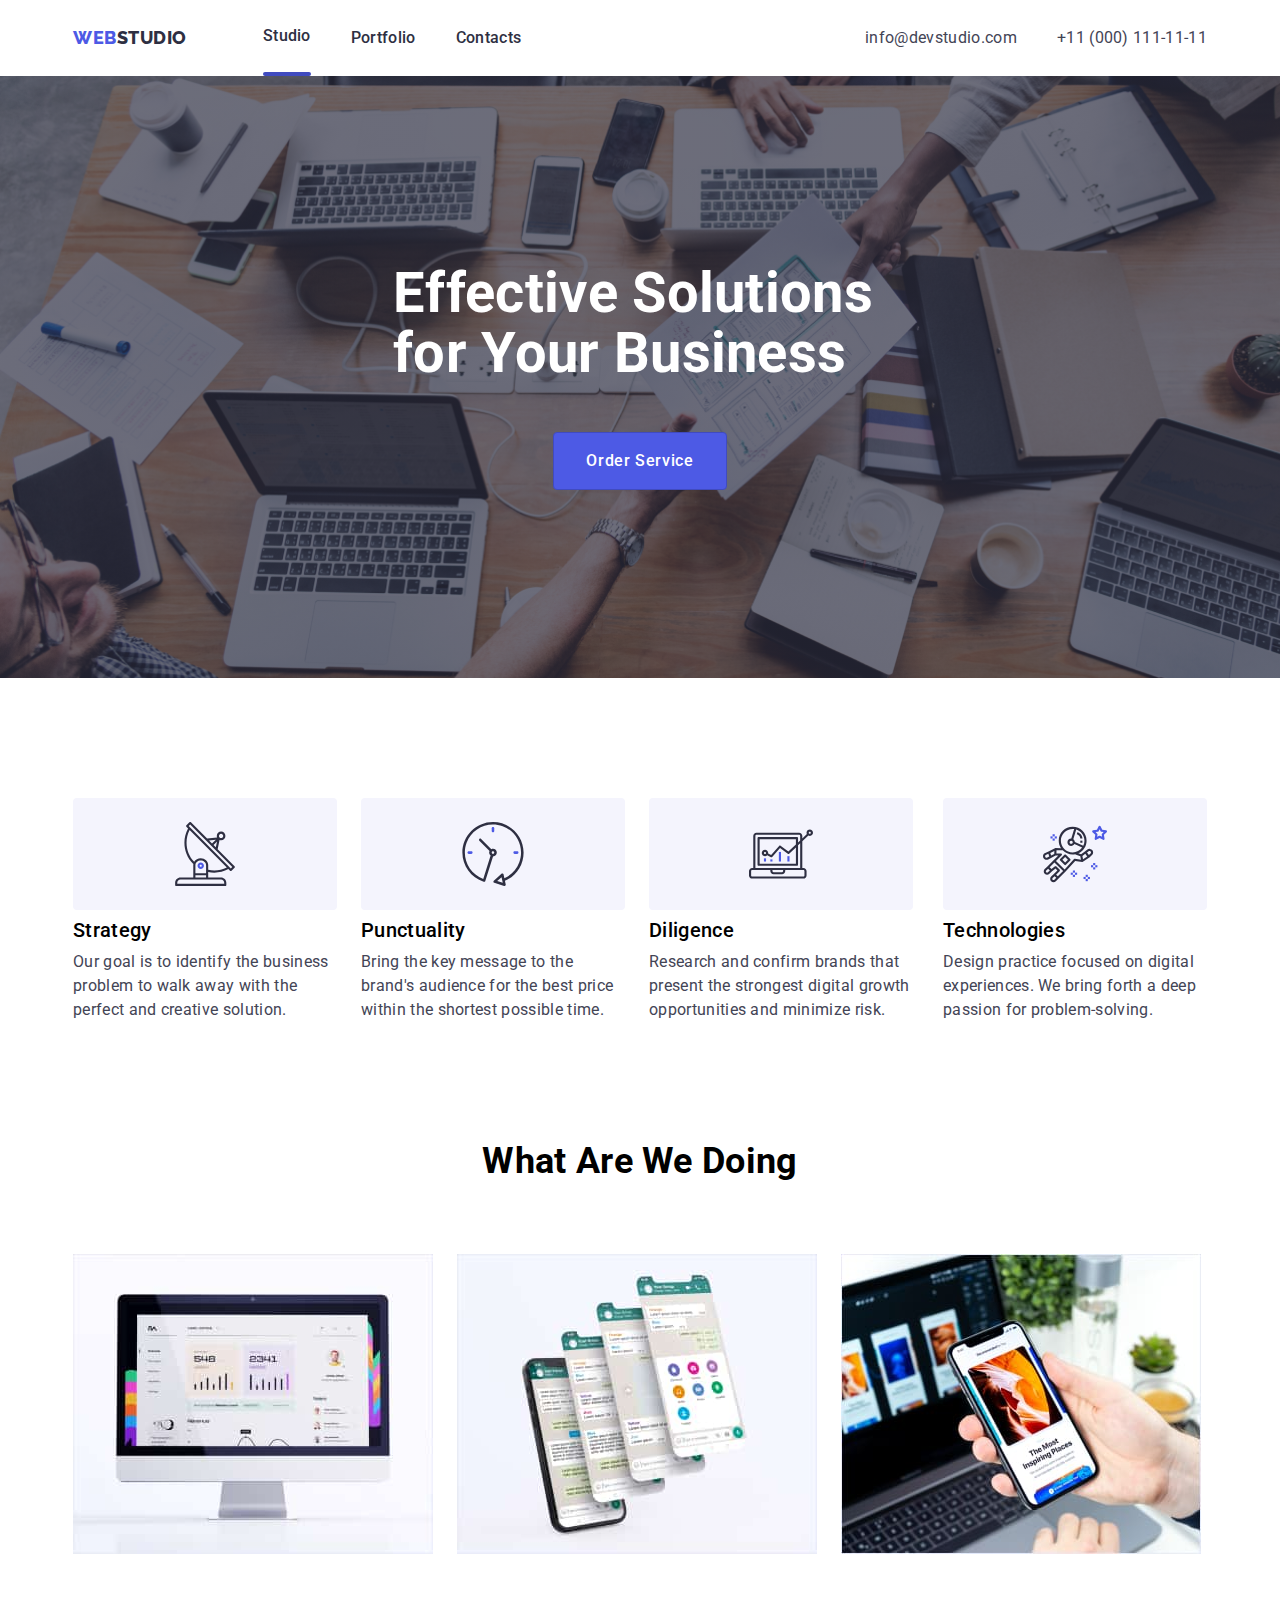
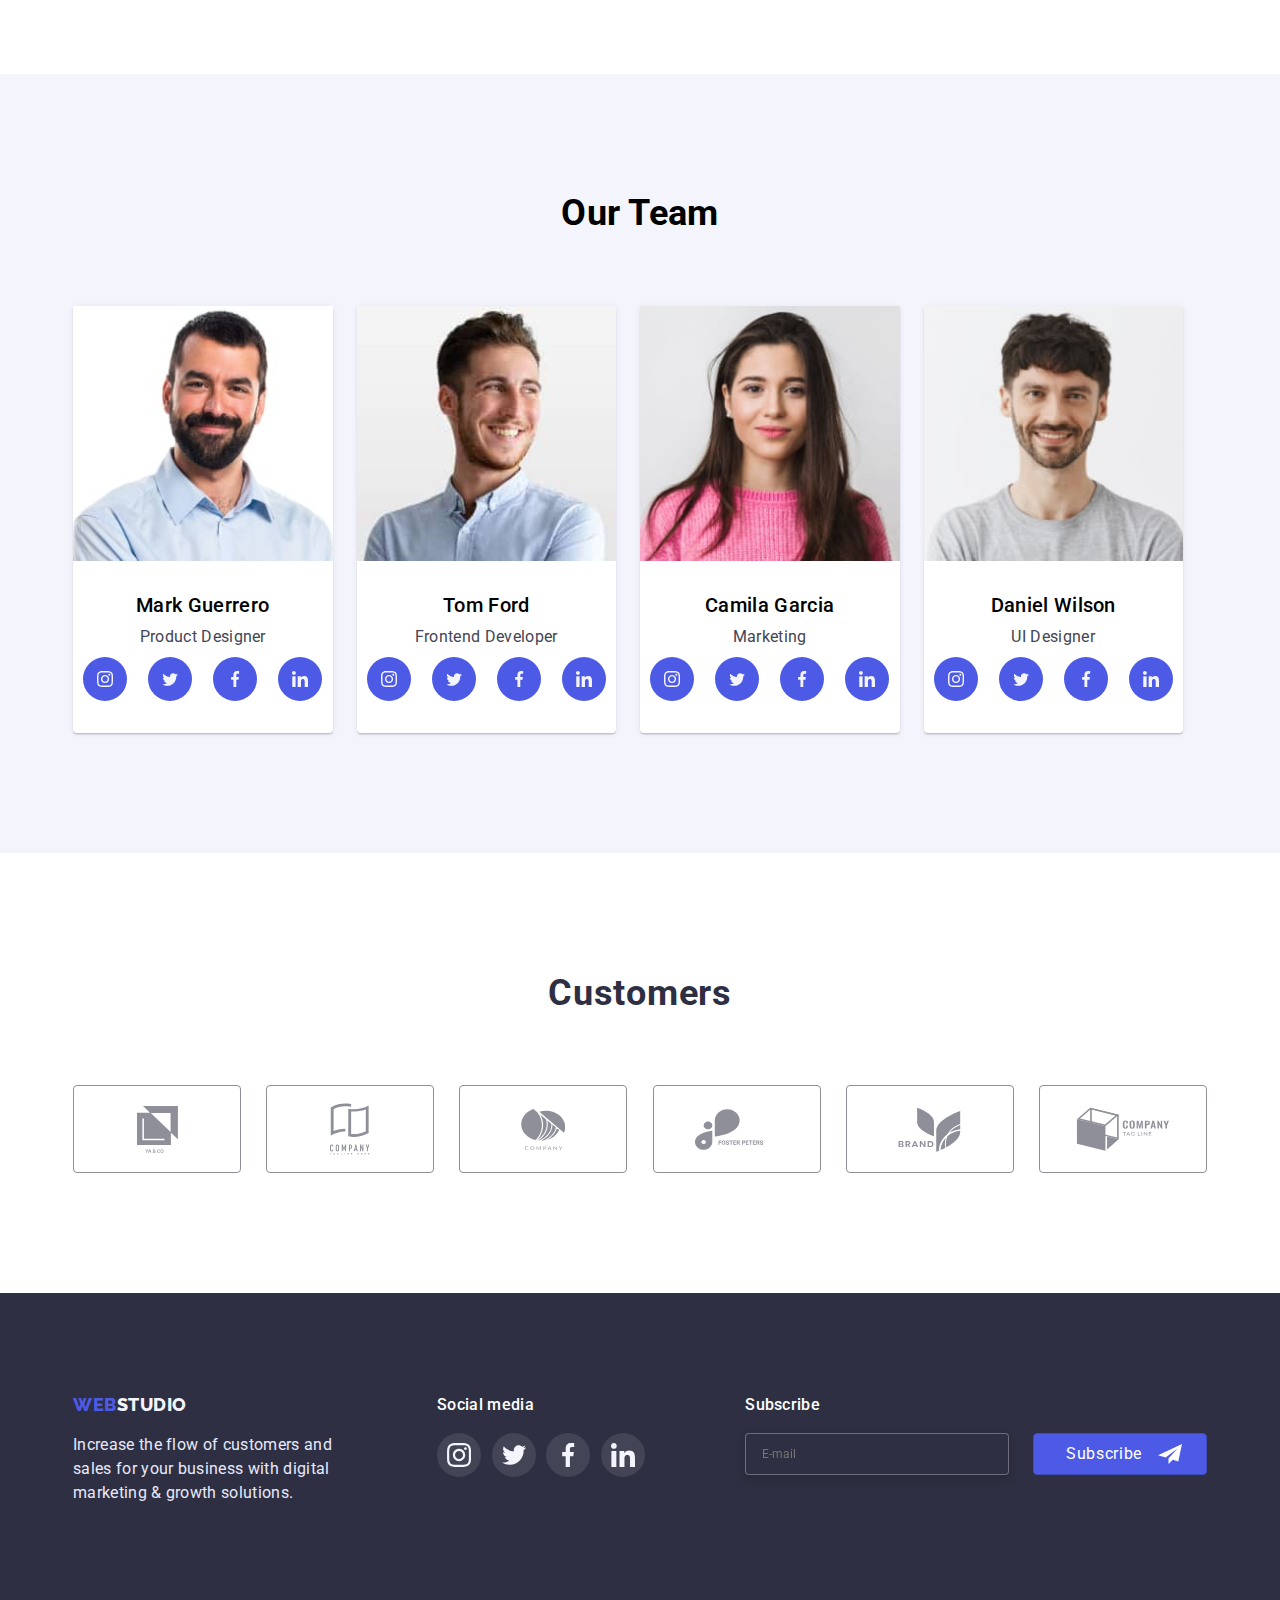
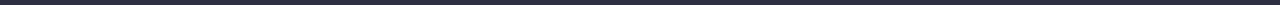
<file: index.html>
<!DOCTYPE html>
<html lang="en">
  <head>
    <meta charset="UTF-8" />
    <meta http-equiv="X-UA-Compatible" content="IE=edge" />
    <meta name="viewport" content="width=device-width, initial-scale=1.0" />
    <title>HW1</title>
    <link rel="preconnect" href="https://fonts.googleapis.com" />
    <link rel="preconnect" href="https://fonts.gstatic.com" crossorigin />
    <link
      href="https://fonts.googleapis.com/css2?family=Raleway:wght@800&family=Roboto:wght@400;500;700&display=swap"
      rel="stylesheet"
    />
    <link
      rel="stylesheet"
      href="https://cdn.jsdelivr.net/npm/modern-normalize@1.1.0/modern-normalize.min.css"
    />
    <link rel="stylesheet" href="./css/style.css" />
  </head>
  <body>
    <header class="conteiner main-header">
      <nav class="nav-header">
        <a class="logo link flex-logo" href="./index.html"
          >Web<span class="logo-two">Studio</span></a
        >

        <ul class="list list-header">
          <li class="link-header">
            <a class="menu-link link menu-link-visited" href="./index.html"
              >Studio</a
            >
          </li>
          <li class="link-header">
            <a class="menu-link link" href="./portfolio.html">Portfolio</a>
          </li>
          <li>
            <a class="menu-link link" href="">Contacts</a>
          </li>
        </ul>
      </nav>
      <ul class="list list-header">
        <li>
          <a class="contact-mail link" href="mailto:info@devstudio.com"
            >info@devstudio.com</a
          >
        </li>
        <li>
          <a class="contact-phone-number link" href="tel:+110001111111"
            >+11 (000) 111-11-11</a
          >
        </li>
      </ul>
    </header>

    <main>
      <section class="hero hero-width">
        <div class="conteiner main-hero">
          <h1 class="main-title-two">Effective Solutions for Your Business</h1>

          <button
            class="modal-button button-hero"
            type="button"
            data-modal-open
          >
            Order Service
          </button>
        </div>
      </section>

      <section class="section">
        <div class="conteiner">
          <ul class="list section-main-one">
            <!-- !H2!-LIST -->
            <li class="paragraf-main">
              <div class="icon-section-one">
                <svg Width="64" Height="64">
                  <use href="./Images/icons/symbol-defs.svg#icon-Group-7"></use>
                </svg>
              </div>
              <h3 class="main-title">Strategy</h3>
              <p class="paragraf paragraf-main-one">
                Our goal is to identify the business problem to walk away with
                the perfect and creative solution.
              </p>
            </li>
            <li class="paragraf-main">
              <div class="icon-section-one">
                <svg Width="64" Height="64">
                  <use href="./Images/icons/symbol-defs.svg#icon-clock-1"></use>
                </svg>
              </div>
              <h3 class="main-title">Punctuality</h3>
              <p class="paragraf paragraf-main-one">
                Bring the key message to the brand's audience for the best price
                within the shortest possible time.
              </p>
            </li>
            <li class="paragraf-main">
              <div class="icon-section-one">
                <svg Width="64" Height="64">
                  <use
                    href="./Images/icons/symbol-defs.svg#icon-diagram-1"
                  ></use>
                </svg>
              </div>
              <h3 class="main-title">Diligence</h3>
              <p class="paragraf paragraf-main-one">
                Research and confirm brands that present the strongest digital
                growth opportunities and minimize risk.
              </p>
            </li>
            <li>
              <div class="icon-section-one">
                <svg Width="64" Height="64">
                  <use
                    href="./Images/icons/symbol-defs.svg#icon-astronaut-1"
                  ></use>
                </svg>
              </div>
              <h3 class="main-title">Technologies</h3>
              <p class="paragraf paragraf-main-one">
                Design practice focused on digital experiences. We bring forth a
                deep passion for problem-solving.
              </p>
            </li>
          </ul>
        </div>
      </section>

      <section class="section section-dva">
        <div class="conteiner">
          <div class="photo-list-two">
            <h2 class="main-title-one">What Are We Doing</h2>
          </div>
          <ul class="list photo-list-main">
            <li class="img-list">
              <img src="./Images/Desctop.jpg" alt="Desctop" width="360" />
            </li>
            <li class="img-list">
              <img src="./Images/Phones.jpg" alt="Phones" width="360" />
            </li>
            <li>
              <img src="./Images/Phone.jpg" alt="Phone is activ" width="360" />
            </li>
          </ul>
        </div>
      </section>

      <section class="section team-group">
        <div class="conteiner">
          <h2 class="main-title-one section-tree-word">Our Team</h2>

          <ul class="list section-tree">
            <li class="section-tree-boarder">
              <img
                src="./Images/Mark.jpg"
                alt="Mark"
                width="264"
                height="260"
              />

              <div class="section-tree-paragraf">
                <h3 class="main-title-group">Mark Guerrero</h3>
                <p class="paragraf-group">Product Designer</p>
                <ul class="social-list list">
                  <li class="social-list-item">
                    <a href="" class="social-list-link">
                      <svg class="social-list-icon" Width="16" Height="16">
                        <use
                          href="./Images/icons/symbol-defs.svg#icon-instagram-2"
                        ></use>
                      </svg>
                    </a>
                  </li>
                  <li class="social-list-item">
                    <a href="" class="social-list-link">
                      <svg class="social-list-icon" Width="16" Height="13">
                        <use
                          href="./Images/icons/symbol-defs.svg#icon-Group"
                        ></use>
                      </svg>
                    </a>
                  </li>
                  <li class="social-list-item">
                    <a href="" class="social-list-link">
                      <svg class="social-list-icon" Width="16" Height="16">
                        <use
                          href="./Images/icons/symbol-defs.svg#icon-facebook-1"
                        ></use>
                      </svg>
                    </a>
                  </li>
                  <li class="social-list-item">
                    <a href="" class="social-list-link">
                      <svg class="social-list-icon" Width="16" Height="16">
                        <use
                          href="./Images/icons/symbol-defs.svg#icon-linkedin-1"
                        ></use>
                      </svg>
                    </a>
                  </li>
                </ul>
              </div>
            </li>
            <li class="section-tree-boarder">
              <img src="./Images/Tom.jpg" alt="Tom" width="264" height="260" />

              <div class="section-tree-paragraf">
                <h3 class="main-title-group">Tom Ford</h3>
                <p class="paragraf-group">Frontend Developer</p>
                <ul class="social-list list">
                  <li class="social-list-item">
                    <a href="" class="social-list-link">
                      <svg class="social-list-icon" Width="16" Height="16">
                        <use
                          href="./Images/icons/symbol-defs.svg#icon-instagram-2"
                        ></use>
                      </svg>
                    </a>
                  </li>
                  <li class="social-list-item">
                    <a href="" class="social-list-link">
                      <svg class="social-list-icon" Width="16" Height="13">
                        <use
                          href="./Images/icons/symbol-defs.svg#icon-Group"
                        ></use>
                      </svg>
                    </a>
                  </li>
                  <li class="social-list-item">
                    <a href="" class="social-list-link">
                      <svg class="social-list-icon" Width="16" Height="16">
                        <use
                          href="./Images/icons/symbol-defs.svg#icon-facebook-1"
                        ></use>
                      </svg>
                    </a>
                  </li>
                  <li class="social-list-item">
                    <a href="" class="social-list-link">
                      <svg class="social-list-icon" Width="16" Height="16">
                        <use
                          href="./Images/icons/symbol-defs.svg#icon-linkedin-1"
                        ></use>
                      </svg>
                    </a>
                  </li>
                </ul>
              </div>
            </li>
            <li class="section-tree-boarder">
              <img
                src="./Images/Camila.jpg"
                alt="Camila"
                width="264"
                height="260"
              />

              <div class="section-tree-paragraf">
                <h3 class="main-title-group">Camila Garcia</h3>
                <p class="paragraf-group">Marketing</p>
                <ul class="social-list list">
                  <li class="social-list-item">
                    <a href="" class="social-list-link">
                      <svg class="social-list-icon" Width="16" Height="16">
                        <use
                          href="./Images/icons/symbol-defs.svg#icon-instagram-2"
                        ></use>
                      </svg>
                    </a>
                  </li>
                  <li class="social-list-item">
                    <a href="" class="social-list-link">
                      <svg class="social-list-icon" Width="16" Height="13">
                        <use
                          href="./Images/icons/symbol-defs.svg#icon-Group"
                        ></use>
                      </svg>
                    </a>
                  </li>
                  <li class="social-list-item">
                    <a href="" class="social-list-link">
                      <svg class="social-list-icon" Width="16" Height="16">
                        <use
                          href="./Images/icons/symbol-defs.svg#icon-facebook-1"
                        ></use>
                      </svg>
                    </a>
                  </li>
                  <li class="social-list-item">
                    <a href="" class="social-list-link">
                      <svg class="social-list-icon" Width="16" Height="16">
                        <use
                          href="./Images/icons/symbol-defs.svg#icon-linkedin-1"
                        ></use>
                      </svg>
                    </a>
                  </li>
                </ul>
              </div>
            </li>
            <li class="section-tree-boarder">
              <img
                src="./Images/Daniel.jpg"
                alt="Daniel"
                width="264"
                height="260"
              />

              <div class="section-tree-paragraf">
                <h3 class="main-title-group">Daniel Wilson</h3>
                <p class="paragraf-group">UI Designer</p>
                <ul class="social-list list">
                  <li class="social-list-item">
                    <a href="" class="social-list-link">
                      <svg class="social-list-icon" Width="16" Height="16">
                        <use
                          href="./Images/icons/symbol-defs.svg#icon-instagram-2"
                        ></use>
                      </svg>
                    </a>
                  </li>
                  <li class="social-list-item">
                    <a href="" class="social-list-link">
                      <svg class="social-list-icon" Width="16" Height="13">
                        <use
                          href="./Images/icons/symbol-defs.svg#icon-Group"
                        ></use>
                      </svg>
                    </a>
                  </li>
                  <li class="social-list-item">
                    <a href="" class="social-list-link">
                      <svg class="social-list-icon" Width="16" Height="16">
                        <use
                          href="./Images/icons/symbol-defs.svg#icon-facebook-1"
                        ></use>
                      </svg>
                    </a>
                  </li>
                  <li class="social-list-item">
                    <a href="" class="social-list-link">
                      <svg class="social-list-icon" Width="16" Height="16">
                        <use
                          href="./Images/icons/symbol-defs.svg#icon-linkedin-1"
                        ></use>
                      </svg>
                    </a>
                  </li>
                </ul>
              </div>
            </li>
          </ul>
        </div>
      </section>

      <section class="section">
        <div class="conteiner">
          <h2 class="section-four-div">Customers</h2>
          <ul class="list section-four-list">
            <li>
              <a href="" class="section-four"
                ><svg class="section-four-icon" Width="41" Height="47">
                  <use href="./Images/icons/symbol-defs.svg#icon-group-1"></use>
                </svg>
              </a>
            </li>
            <li>
              <a href="" class="section-four"
                ><svg class="section-four-icon" Width="40" Height="52">
                  <use href="./Images/icons/symbol-defs.svg#icon-group-2"></use>
                </svg>
              </a>
            </li>
            <li>
              <a href="" class="section-four"
                ><svg class="section-four-icon" Width="44" Height="41">
                  <use href="./Images/icons/symbol-defs.svg#icon-group-3"></use>
                </svg>
              </a>
            </li>
            <li>
              <a href="" class="section-four"
                ><svg class="section-four-icon" Width="84" Height="41">
                  <use href="./Images/icons/symbol-defs.svg#icon-group-4"></use>
                </svg>
              </a>
            </li>
            <li>
              <a href="" class="section-four"
                ><svg class="section-four-icon" Width="63" Height="45">
                  <use href="./Images/icons/symbol-defs.svg#icon-group-5"></use>
                </svg>
              </a>
            </li>
            <li>
              <a href="" class="section-four"
                ><svg class="section-four-icon" Width="94" Height="44">
                  <use href="./Images/icons/symbol-defs.svg#icon-group-6"></use>
                </svg>
              </a>
            </li>
          </ul>
        </div>
      </section>
    </main>

    <footer class="sector-footer footer-main">
      <div class="conteiner footer-flex">
        <div>
          <a class="logo link" href="./index.html"
            >Web<span class="logo-one">Studio</span></a
          >

          <p class="parag-footer">
            Increase the flow of customers and sales for your business with
            digital marketing & growth solutions.
          </p>
        </div>
        <div class="div-footer">
          <p class="paragra-footer-two">Social media</p>
          <ul class="list social-footer">
            <li class="social-footer-item">
              <a href="" class="social-footer-link">
                <svg class="social-footer-icon" Width="24" Height="24">
                  <use
                    href="./Images/icons/symbol-defs.svg#icon-instagram-2"
                  ></use>
                </svg>
              </a>
            </li>
            <li class="social-footer-item">
              <a href="" class="social-footer-link">
                <svg class="social-footer-icon" Width="24" Height="20">
                  <use href="./Images/icons/symbol-defs.svg#icon-Group"></use>
                </svg>
              </a>
            </li>
            <li class="social-footer-item">
              <a href="" class="social-footer-link">
                <svg class="social-footer-icon" Width="24" Height="24">
                  <use
                    href="./Images/icons/symbol-defs.svg#icon-facebook-1"
                  ></use>
                </svg>
              </a>
            </li>
            <li class="social-footer-item">
              <a href="" class="social-footer-link">
                <svg class="social-footer-icon" Width="24" Height="24">
                  <use
                    href="./Images/icons/symbol-defs.svg#icon-linkedin-1"
                  ></use>
                </svg>
              </a>
            </li>
          </ul>
        </div>
        <div class="div-footer-two">
          <p class="paragra-footer-two">Subscribe</p>

          <form class="social-footer-two">
            <label>
              <input
                class="label-footer"
                type="email"
                name="user_email"
                placeholder="E-mail"
                required
              />
            </label>

            <button class="footer-button footer-button-svg-flex" type="submit">
              Subscribe
              <svg class="svg-footer" Width="24" Height="24">
                <use href="./Images/icons/symbol-defs.svg#icon-Frame-3"></use>
              </svg>
            </button>
          </form>
        </div>
      </div>
      <div class="backdrop is-hidden" data-modal>
        <div class="modal">
          <button type="button" class="modal-close-btn" data-modal-close>
            <svg class="modal-close-btn-icon" Width="8px" Height="8px">
              <use
                href="./Images/icons/symbol-defs.svg#icon-close-black-18dp-2-1"
              ></use>
            </svg>
          </button>
          <form class="modal-form">
            <p class="modal-form-parag">
              Leave your contacts and we will call you back
            </p>
            <label class="modal-form-field">
              <span class="modal-form-input-desc">Name</span>
              <span class="modal-form-imput-wrapper">
                <input
                  type="text"
                  name="user_name"
                  class="modal-form-input"
                  required
                  pattern="^[a-zA-z]+$"
                  minlength="2"
                />
                <svg class="modal-form-imput-icon" Width="12" Height="12">
                  <use href="./Images/icons/symbol-defs.svg#icon-Vector"></use>
                </svg>
              </span>
            </label>
            <label class="modal-form-field">
              <span class="modal-form-input-desc">Phone</span>
              <span class="modal-form-imput-wrapper">
                <input
                  type="tel"
                  name="user_phone"
                  class="modal-form-input"
                  required
                  pattern="[0-9]{3}-[0-9]{3}-[0-9]{2}-[0-9]{2}"
                  title="xxx-xxx-xx-xx"
                />
                <svg class="modal-form-imput-icon" Width="13" Height="13">
                  <use
                    href="./Images/icons/symbol-defs.svg#icon-Vector-1"
                  ></use>
                </svg>
              </span>
            </label>
            <label class="modal-form-field">
              <span class="modal-form-input-desc">Email</span>
              <span class="modal-form-imput-wrapper">
                <input
                  type="email"
                  name="user_email"
                  class="modal-form-input"
                  required
                />
                <svg class="modal-form-imput-icon" Width="15" Height="12">
                  <use
                    href="./Images/icons/symbol-defs.svg#icon-Vector-2"
                  ></use>
                </svg>
              </span>
            </label>
            <label class="modal-form-field">
              <span class="modal-form-input-desc">Comment</span>
              <textarea
                name="user_message"
                class="modal-form-message"
                placeholder="Text input"
              ></textarea>
            </label>

            <div class="block-modal-form-check">
              <input
                id="user-policy"
                type="checkbox"
                name="user-policy"
                class="modal-form-chek visually-hidden"
              />
              <label for="user-policy" class="modal-form-chek-desc"
                >I accept the terms and conditions of the&nbsp;<a
                  class="send-form-modal"
                  href=""
                  >Privacy Policy</a
                ></label
              >
            </div>
            <div class="block-modal-form-submit">
              <button type="submit" class="modal-form-submit">Send</button>
            </div>
          </form>
        </div>
      </div>
    </footer>
    <script src="./js/modal.js"></script>
  </body>
</html>
</file>
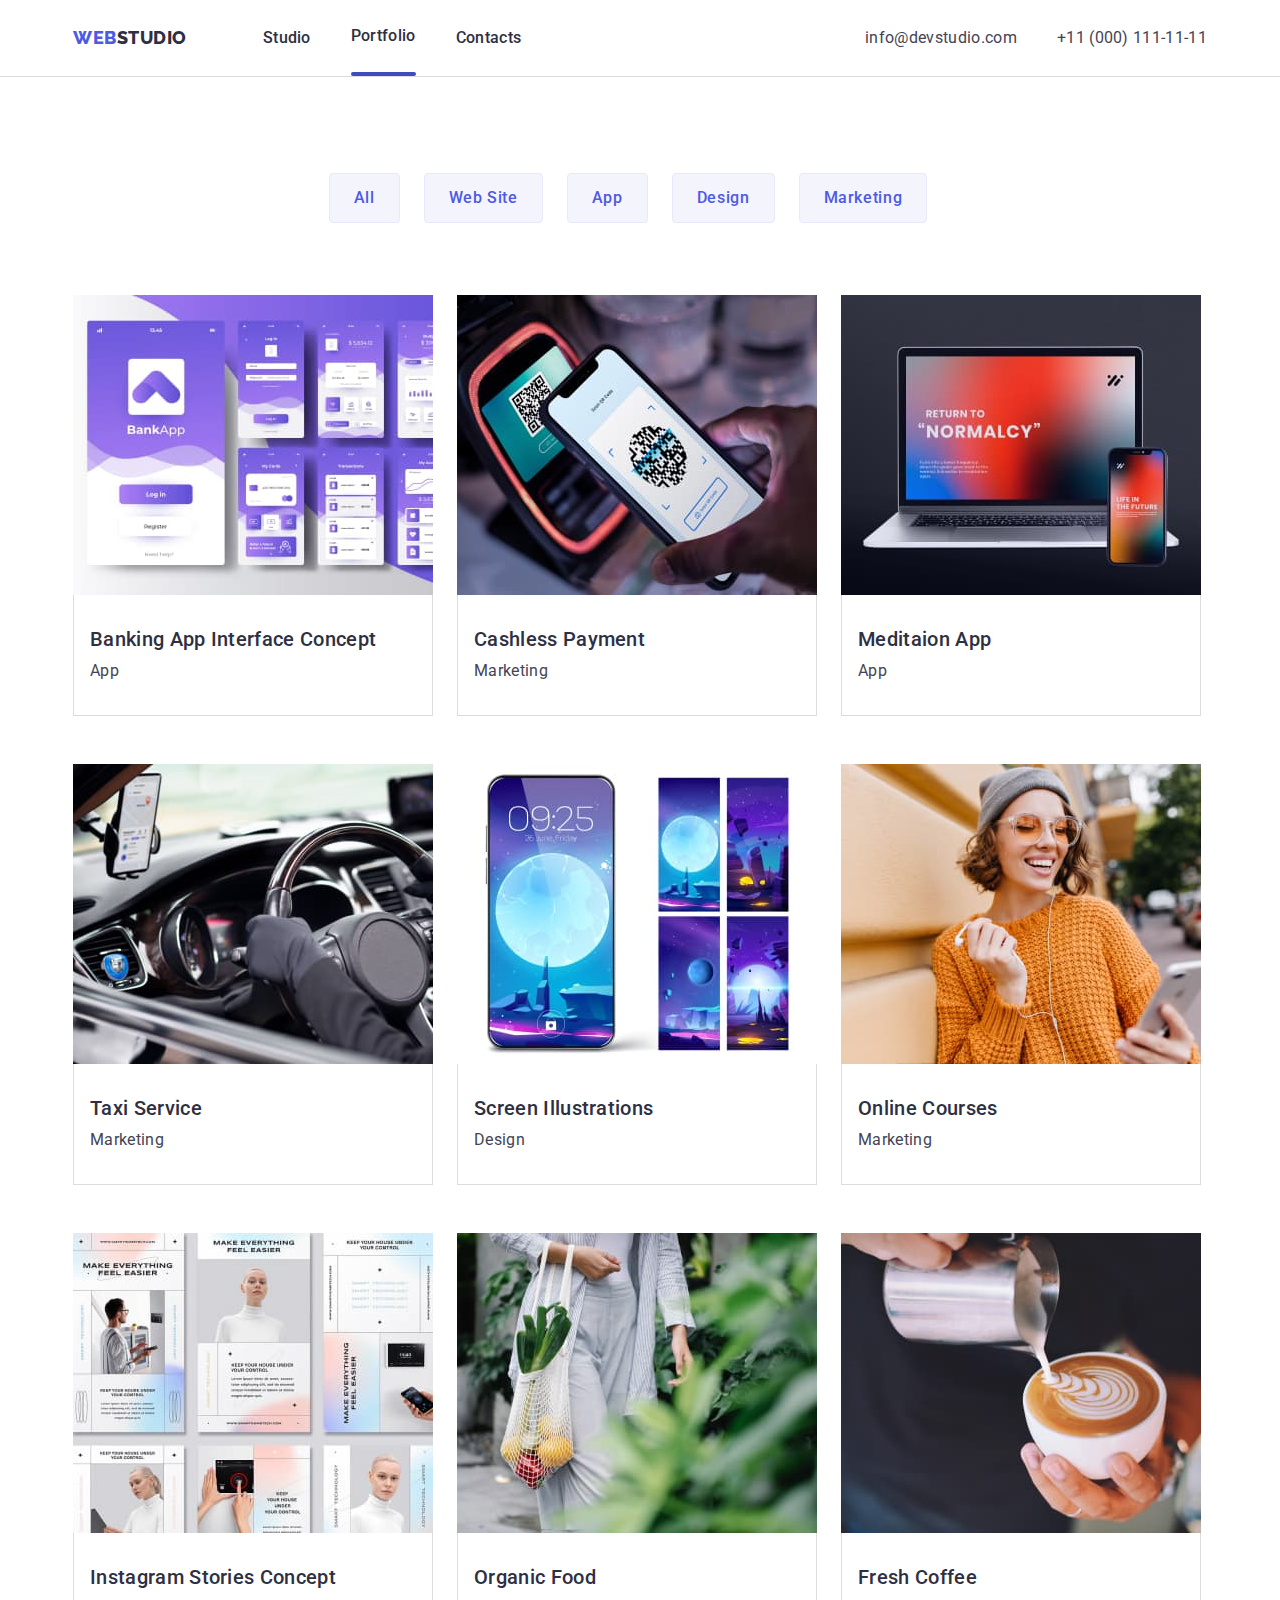
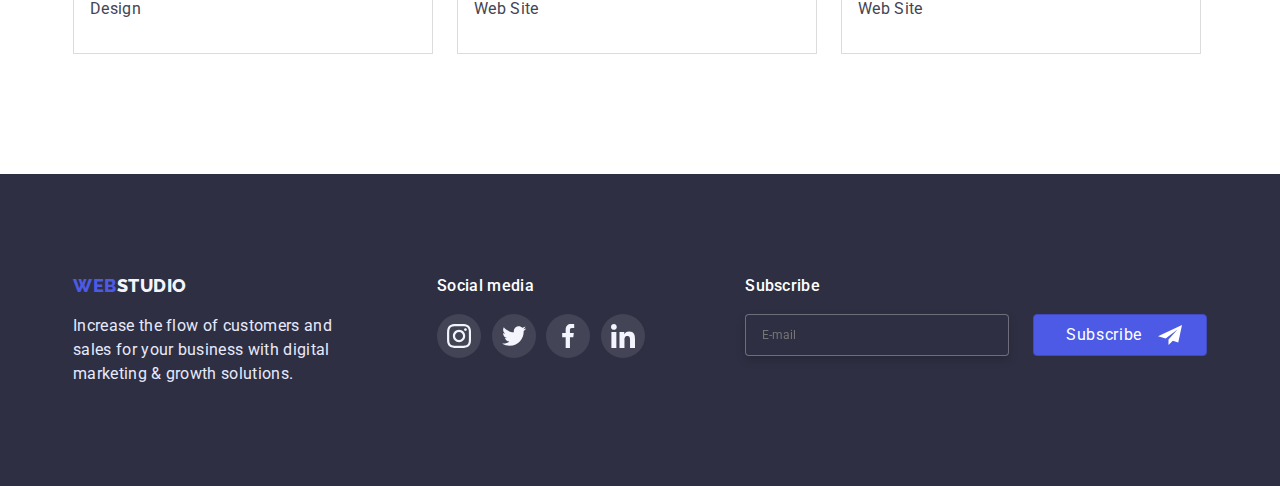
<file: portfolio.html>
<!DOCTYPE html>
<html lang="en">
  <head>
    <meta charset="UTF-8" />
    <meta http-equiv="X-UA-Compatible" content="IE=edge" />
    <meta name="viewport" content="width=device-width, initial-scale=1.0" />
    <link rel="preconnect" href="https://fonts.googleapis.com" />
    <link rel="preconnect" href="https://fonts.gstatic.com" crossorigin />
    <link
      href="https://fonts.googleapis.com/css2?family=Raleway:wght@800&family=Roboto:wght@400;500;700&display=swap"
      rel="stylesheet"
    />
    <link
      rel="stylesheet"
      href="https://cdn.jsdelivr.net/npm/modern-normalize@1.1.0/modern-normalize.min.css"
    />
    <link rel="stylesheet" href="./css/style.css" />
    <title>HW2</title>
  </head>
  <body>
    <section class="header-boarder">
      <header class="conteiner main-header">
        <nav class="nav-header">
          <a class="logo link flex-logo" href="./index.html"
            >Web<span class="logo-two">Studio</span></a
          >

          <ul class="list list-header">
            <li class="link-header">
              <a class="menu-link link" href="./index.html">Studio</a>
            </li>
            <li class="link-header">
              <a
                class="menu-link link menu-link-visited"
                href="./portfolio.html"
                >Portfolio</a
              >
            </li>
            <li>
              <a class="menu-link link" href="">Contacts</a>
            </li>
          </ul>
        </nav>
        <ul class="list list-header">
          <li>
            <a class="contact-mail link" href="mailto:info@devstudio.com"
              >info@devstudio.com</a
            >
          </li>
          <li>
            <a class="contact-phone-number link" href="tel:+110001111111"
              >+11 (000) 111-11-11</a
            >
          </li>
        </ul>
      </header>
    </section>

    <main>
      <section class="section section-portfolio">
        <div class="conteiner">
          <!-- <h1>Списки</h1> -->

          <ul class="list list-button">
            <li>
              <button class="btn" type="button">All</button>
            </li>
            <li><button class="btn" type="button">Web Site</button></li>
            <li><button class="btn" type="button">App</button></li>
            <li><button class="btn" type="button">Design</button></li>
            <li><button class="btn" type="button">Marketing</button></li>
          </ul>

          <ul class="list card-set">
            <li class="portfolio-item-main">
              <a href="" class="portfolio-item link">
                <div class="overlay-img">
                  <img
                    src="./Images/img2.jpg"
                    alt="App"
                    width="360"
                    height="300"
                  />
                  <p class="overlay">
                    14 Stylish and User-Friendly App Design Concepts · Task
                    Manager App · Calorie Tracker App · Exotic Fruit Ecommerce
                    App · Cloud Storage App
                  </p>
                </div>
                <div class="card-content">
                  <h2 class="title-one">Banking App Interface Concept</h2>
                  <p class="paragraf-portfolio">App</p>
                </div></a
              >
            </li>
            <li class="portfolio-item-main">
              <a href="" class="portfolio-item link">
                <div class="overlay-img">
                  <img
                    src="./Images/img1.jpg"
                    alt="App"
                    width="360"
                    height="300"
                  />
                  <p class="overlay">
                    14 Stylish and User-Friendly App Design Concepts · Task
                    Manager App · Calorie Tracker App · Exotic Fruit Ecommerce
                    App · Cloud Storage App
                  </p>
                </div>
                <div class="card-content">
                  <h2 class="title-one">Cashless Payment</h2>
                  <p class="paragraf-portfolio">Marketing</p>
                </div></a
              >
            </li>
            <li class="portfolio-item-main">
              <a href="" class="portfolio-item link">
                <div class="overlay-img">
                  <img
                    src="./Images/img.jpg"
                    alt="App"
                    width="360"
                    height="300"
                  />
                  <p class="overlay">
                    14 Stylish and User-Friendly App Design Concepts · Task
                    Manager App · Calorie Tracker App · Exotic Fruit Ecommerce
                    App · Cloud Storage App
                  </p>
                </div>
                <div class="card-content">
                  <h2 class="title-one">Meditaion App</h2>
                  <p class="paragraf-portfolio">App</p>
                </div></a
              >
            </li>

            <li class="portfolio-item-main">
              <a href="" class="portfolio-item link">
                <div class="overlay-img">
                  <img
                    src="./Images/img3.jpg"
                    alt="App"
                    width="360"
                    height="300"
                  />
                  <p class="overlay">
                    14 Stylish and User-Friendly App Design Concepts · Task
                    Manager App · Calorie Tracker App · Exotic Fruit Ecommerce
                    App · Cloud Storage App
                  </p>
                </div>

                <div class="card-content">
                  <h2 class="title-one">Taxi Service</h2>
                  <p class="paragraf-portfolio">Marketing</p>
                </div></a
              >
            </li>
            <li class="portfolio-item-main">
              <a href="" class="portfolio-item link">
                <div class="overlay-img">
                  <img
                    src="./Images/img4.jpg"
                    alt="App"
                    width="360"
                    height="300"
                  />
                  <p class="overlay">
                    14 Stylish and User-Friendly App Design Concepts · Task
                    Manager App · Calorie Tracker App · Exotic Fruit Ecommerce
                    App · Cloud Storage App
                  </p>
                </div>
                <div class="card-content">
                  <h2 class="title-one">Screen Illustrations</h2>
                  <p class="paragraf-portfolio">Design</p>
                </div></a
              >
            </li>
            <li class="portfolio-item-main">
              <a href="" class="portfolio-item link">
                <div class="overlay-img">
                  <img
                    src="./Images/img5.jpg"
                    alt="App"
                    width="360"
                    height="300"
                  />
                  <p class="overlay">
                    14 Stylish and User-Friendly App Design Concepts · Task
                    Manager App · Calorie Tracker App · Exotic Fruit Ecommerce
                    App · Cloud Storage App
                  </p>
                </div>
                <div class="card-content">
                  <h2 class="title-one">Online Courses</h2>
                  <p class="paragraf-portfolio">Marketing</p>
                </div></a
              >
            </li>

            <li class="portfolio-item-main">
              <a href="" class="portfolio-item link">
                <div class="overlay-img">
                  <img
                    src="./Images/img6.jpg"
                    alt="App"
                    width="360"
                    height="300"
                  />
                  <p class="overlay">
                    14 Stylish and User-Friendly App Design Concepts · Task
                    Manager App · Calorie Tracker App · Exotic Fruit Ecommerce
                    App · Cloud Storage App
                  </p>
                </div>
                <div class="card-content">
                  <h2 class="title-one">Instagram Stories Concept</h2>
                  <p class="paragraf-portfolio">Design</p>
                </div></a
              >
            </li>

            <li class="portfolio-item-main">
              <a href="" class="portfolio-item link">
                <div class="overlay-img">
                  <img
                    src="./Images/img7.jpg"
                    alt="App"
                    width="360"
                    height="300"
                  />
                  <p class="overlay">
                    14 Stylish and User-Friendly App Design Concepts · Task
                    Manager App · Calorie Tracker App · Exotic Fruit Ecommerce
                    App · Cloud Storage App
                  </p>
                </div>

                <div class="card-content">
                  <h2 class="title-one">Organic Food</h2>
                  <p class="paragraf-portfolio">Web Site</p>
                </div>
              </a>
            </li>
            <li class="portfolio-item-main">
              <a href="" class="portfolio-item link">
                <div class="overlay-img">
                  <img
                    src="./Images/img8.jpg"
                    alt="App"
                    width="360"
                    height="300"
                  />
                  <p class="overlay">
                    14 Stylish and User-Friendly App Design Concepts · Task
                    Manager App · Calorie Tracker App · Exotic Fruit Ecommerce
                    App · Cloud Storage App
                  </p>
                </div>

                <div class="card-content">
                  <h2 class="title-one">Fresh Coffee</h2>
                  <p class="paragraf-portfolio">Web Site</p>
                </div>
              </a>
            </li>
          </ul>
        </div>
      </section>
    </main>

    <footer class="sector-footer footer-main">
      <div class="conteiner footer-flex">
        <div>
          <a class="logo link" href="./index.html"
            >Web<span class="logo-one">Studio</span></a
          >

          <p class="parag-footer">
            Increase the flow of customers and sales for your business with
            digital marketing & growth solutions.
          </p>
        </div>
        <div class="div-footer">
          <p class="paragra-footer-two">Social media</p>
          <ul class="list social-footer">
            <li class="social-footer-item">
              <a href="" class="social-footer-link">
                <svg class="social-footer-icon" Width="24" Height="24">
                  <use
                    href="./Images/icons/symbol-defs.svg#icon-instagram-2"
                  ></use>
                </svg>
              </a>
            </li>
            <li class="social-footer-item">
              <a href="" class="social-footer-link">
                <svg class="social-footer-icon" Width="24" Height="20">
                  <use href="./Images/icons/symbol-defs.svg#icon-Group"></use>
                </svg>
              </a>
            </li>
            <li class="social-footer-item">
              <a href="" class="social-footer-link">
                <svg class="social-footer-icon" Width="24" Height="24">
                  <use
                    href="./Images/icons/symbol-defs.svg#icon-facebook-1"
                  ></use>
                </svg>
              </a>
            </li>
            <li class="social-footer-item">
              <a href="" class="social-footer-link">
                <svg class="social-footer-icon" Width="24" Height="24">
                  <use
                    href="./Images/icons/symbol-defs.svg#icon-linkedin-1"
                  ></use>
                </svg>
              </a>
            </li>
          </ul>
        </div>
        <div class="div-footer-two">
          <p class="paragra-footer-two">Subscribe</p>

          <form class="social-footer-two">
            <label>
              <input
                class="label-footer"
                type="email"
                name="user_email"
                placeholder="E-mail"
                required
              />
            </label>

            <button class="footer-button footer-button-svg-flex" type="submit">
              Subscribe
              <svg class="svg-footer" Width="24" Height="24">
                <use href="./Images/icons/symbol-defs.svg#icon-Frame-3"></use>
              </svg>
            </button>
          </form>
        </div>
      </div>
    </footer>
  </body>
</html>
</file>
<file: css/style.css>
:root {
  --accent-color: #2e2f42;
  --accent-color-upgrade: #f4f4fd;
  --accent-color-upgrade-one: #ffffff;
  --accent-color-upgrade-two: #434455;
  --accent-color-upgrade-three: #4d5ae5;
  --accent-color-upgrade-four: #e7e9fc;
  --accent-color-upgrade-fife: #2e2f42;
  --accent-color-upgrade-six: #404bbf;
  --accent-color-upgrade-seven: #2e2f42;

  --card-set-gap: 24px;

  --transition: 250ms cubic-bezier(0.4, 0, 0.2, 1);
}

.visually-hidden {
  position: absolute;
  width: 1px;
  height: 1px;
  margin: -1px;
  padding: 0;
  overflow: hidden;
  border: 0;
  clip: rect(0 0 0 0);
}

/* NONE! */
.list {
  list-style: none;
}

.link {
  text-decoration: none;
}

/* BODY! */
body {
  font-family: "Roboto", sans-serif;
  font-size: 16px;
  letter-spacing: 0.02em;
}

.body {
  width: 1440px;
  margin: 0 auto;
  background-color: #31d0aa;
}

/* ======= */

h1,
h2,
h3,
h4,
p {
  margin-top: 0;
  margin-bottom: 0;
}
ul,
ol {
  margin-top: 0;
  margin-bottom: 0;
  padding-left: 0;
}
img {
  display: block;
  max-width: 100%;
  height: auto;
}

button {
  cursor: pointer;
}

.conteiner {
  width: 1158px;
  margin-left: auto;
  margin-right: auto;
  padding-left: 12px;
  padding-right: 12px;
}

/* --------------------------------------------------------------------------------------------------------------------------------------- */
/* Studio */

/* Header */

.main-header {
  display: flex;
  align-items: center;
  justify-content: space-between;
  padding-top: 24px;
  padding-bottom: 24px;
}

.nav-header {
  display: flex;
  align-items: center;
}

.list-header {
  display: flex;
  align-items: center;
}

/* LOGO! */

.flex-logo {
  margin-right: 76px;
}

.logo {
  font-family: "Raleway", sans-serif;
  font-weight: 800;
  font-size: 18px;
  line-height: 1.33;
  display: flex;
  align-items: center;
  letter-spacing: 0.03em;
  text-transform: uppercase;
  color: var(--accent-color-upgrade-three);
}

.logo-one {
  color: var(--accent-color-upgrade);
}

.logo-two {
  color: var(--accent-color);
}

/* Main! */

.main-hero {
  display: flex;
  align-items: center;
  flex-direction: column;
  justify-content: center;
  padding: 188px 0 188px 0;
}

.hero-width {
  background: var(--accent-color);
  background-image: linear-gradient(
      rgba(46, 47, 66, 0.7),
      rgba(46, 47, 66, 0.7)
    ),
    url(../Images/bg.jpg);
  background-size: cover;
  max-width: 1440px;
  margin: 0 auto;
}

.link-header {
  margin-right: 40px;
}

.menu-link {
  font-weight: 500;
  line-height: 1.5;
  color: var(--accent-color-upgrade-seven);
  transition: color var(--transition);
}

.menu-link:hover,
.menu-link:focus,
.menu-link-visited:visited {
  color: #4d5ae5;
}

.section {
  padding-top: 120px;
  padding-bottom: 120px;
}

/* CONTACT! */

.contact-mail {
  font-family: "Roboto", sans-serif;
  font-weight: 400;
  line-height: 1.5;
  color: var(--accent-color-upgrade-two);
  margin-right: 40px;
  transition: color var(--transition);
}

.contact-phone-number {
  font-family: "Roboto", sans-serif;
  font-weight: 400;
  line-height: 1.5;
  color: var(--accent-color-upgrade-two);
  transition: color var(--transition);
}

.contact-mail:hover,
.contact-mail:focus,
.contact-phone-number:hover,
.contact-phone-number:focus {
  color: var(--accent-color-upgrade-three);
}

/* HERO! */

.main-title-two {
  font-weight: 700;
  font-size: 56px;
  line-height: 1.07;
  color: var(--accent-color-upgrade-one);
  width: 494px;
}

.button-hero {
  display: flex;
  justify-content: center;
  margin-top: 48px;
}

.modal-button {
  font-weight: 500;
  line-height: 1.5;
  letter-spacing: 0.04em;
  color: var(--accent-color-upgrade-one);
  background: var(--accent-color-upgrade-three);
  padding: 16px 32px 16px 32px;
  border-radius: 4px;
  border: 1px solid var(--accent-color-upgrade-six);
  transition: background-color var(--transition);
}

.modal-button:hover,
.modal-button:focus {
  background: var(--accent-color-upgrade-six);
}

/* TYPE! */

.section-main-one {
  display: flex;
  align-items: center;
}

.paragraf-main {
  margin-right: 24px;
}

.paragraf-main-one {
  margin-top: 8px;
}

/* Section TWO */

.section-dva {
  padding-top: 0;
}

.photo-list-two {
  display: flex;
  justify-content: center;
}

.img-list {
  margin-right: 24px;
}

.photo-list-main {
  display: flex;
  align-items: center;
  margin-top: 72px;
}

.main-title {
  font-weight: 500;
  font-size: 20px;
  line-height: 1.2;
}

.main-title-group {
  font-weight: 500;
  font-size: 20px;
  line-height: 1.2;
  display: flex;
  justify-content: center;
}

.main-title-one {
  font-weight: 700;
  font-size: 36px;
  line-height: 1.11;
}

.paragraf {
  line-height: 1.5;
  color: var(--accent-color-upgrade-two);
  margin-top: 8px;
}

.paragraf-group {
  line-height: 1.5;
  color: var(--accent-color-upgrade-two);
  margin-top: 8px;
  display: flex;
  justify-content: center;
}

.team-group {
  background: var(--accent-color-upgrade);
}

/* Section tree */

.section-tree {
  display: flex;
  align-items: center;
}

.section-tree-word {
  display: flex;
  justify-content: center;
  margin-bottom: 72px;
}

.section-tree-boarder {
  background: #ffffff;
  box-shadow: 0px 1px 6px rgba(46, 47, 66, 0.08),
    0px 1px 1px rgba(46, 47, 66, 0.16), 0px 2px 1px rgba(46, 47, 66, 0.08);
  border-radius: 0px 0px 4px 4px;
  margin-right: 24px;
}

.section-tree-paragraf {
  padding-top: 32px;
  padding-bottom: 32px;
}

/* FOOTER! */

.parag-footer {
  line-height: 1.5;
  color: var(--accent-color-upgrade-four);
  margin-top: 16px;
  width: 264px;
}

.sector-footer {
  background: var(--accent-color);
}

.footer-main {
  padding-top: 100px;
  padding-bottom: 100px;
}

.footer-flex {
  display: flex;
}

/* Studio!!! */

/* ------------------------------------------------------------------------------------------------------------------------------- */

/* Portfolio!!! */

/* TYPE */

.title-one {
  font-family: "Roboto", sans-serif;
  font-weight: 500;
  font-size: 20px;
  line-height: 1.2;
  color: var(--accent-color-upgrade-fife);
}

.paragraf-portfolio {
  font-family: "Roboto", sans-serif;
  line-height: 1.5;
  color: var(--accent-color-upgrade-two);
  margin-top: 8px;
}

/* BUTTON! */

.btn {
  border-radius: 4px;
  border: 1px solid #e7e9fc;
  margin-right: 24px;
  padding: 12px 24px 12px 24px;
  font-family: "Roboto", sans-serif;
  font-weight: 500;
  line-height: 1.5;
  letter-spacing: 0.04em;
  color: var(--accent-color-upgrade-three);
  background: var(--accent-color-upgrade);
  transition: background-color var(--transition),
    color 250ms cubic-bezier(0.4, 0, 0.2, 1),
    box-shadow 250ms cubic-bezier(0.4, 0, 0.2, 1);
}

.btn:hover,
.btn:focus {
  background: var(--accent-color-upgrade-six);
  color: var(--accent-color-upgrade-one);
  border: 1px solid transparent;
  box-shadow: 0px 3px 1px rgba(0, 0, 0, 0.1), 0px 2px 1px rgba(0, 0, 0, 0.08),
    0px 2px 2px rgba(0, 0, 0, 0.12);
  border-radius: 4px;
}

.list-button {
  display: flex;
  justify-content: center;
  padding-bottom: 72px;
}

/* Main */
.card-set {
  padding: 0;
  margin: 0;
  list-style: none;
  display: flex;
  flex-wrap: wrap;
  margin-left: calc(-1 * var(--card-set-gap));
  margin-top: calc(-1 * var(--card-set-gap));
  margin-bottom: calc(-1 * var(--card-set-gap));
}

.portfolio-item {
  display: block;
  transition: box-shadow var(--transition);
}

.portfolio-item:hover .overlay,
.portfolio-item:focus .overlay {
  transform: translate(0, 0);
}

.portfolio-item:hover {
  box-shadow: 0px 1px 6px rgba(46, 47, 66, 0.08),
    0px 1px 1px rgba(46, 47, 66, 0.16), 0px 2px 1px rgba(46, 47, 66, 0.08);
}

.card-set > .portfolio-item-main {
  flex-basis: calc(100% / 3 var(--card-set-gap));
  margin-left: var(--card-set-gap);
  margin-top: var(--card-set-gap);
  margin-bottom: var(--card-set-gap);
}

.card-content {
  padding: 32px 16px 32px 16px;

  border-right-width: 1px;
  border-right-style: solid;
  border-right-color: gainsboro;

  border-bottom-width: 1px;
  border-bottom-style: solid;
  border-bottom-color: gainsboro;

  border-left-width: 1px;
  border-left-style: solid;
  border-left-color: gainsboro;
}

.header-boarder {
  border-bottom-width: 1px;
  border-bottom-style: solid;
  border-bottom-color: gainsboro;
}

.section-portfolio {
  padding-top: 96px;
}

.menu-link-visited::after {
  content: "";
  display: block;
  width: auto;
  height: 4px;
  background: #404bbf;
  border-radius: 2px;

  position: relative;
  top: 24px;
}

.section-four-div {
  display: flex;
  justify-content: center;
  margin-bottom: 72px;
  font-family: "Roboto";
  font-weight: 700;
  font-size: 36px;
  line-height: 40px;
  text-align: center;
  letter-spacing: 0.02em;
  text-transform: capitalize;
  color: #2e2f42;
  font-style: normal;
}

/* ICONS */

.social-list {
  display: flex;
  justify-content: space-around;
  margin-top: 8px;
}

.social-list-link {
  display: flex;
  justify-content: center;
  align-items: center;
  width: 44px;
  height: 44px;
  border-radius: 50%;
  background-color: #4d5ae5;
  transition: background-color var(--transition);
}

.social-list-link:hover {
  background-color: #404bbf;
}

.div-footer {
  margin-left: auto;
  margin-right: auto;
}

.social-footer {
  margin-top: 16px;
  width: 208px;
  display: flex;
  justify-content: space-between;
}

.social-footer-two {
  margin-top: 16px;
  display: flex;
}

.social-footer-link {
  display: flex;
  justify-content: center;
  align-items: center;
  width: 44px;
  height: 44px;
  border-radius: 50%;
  background-color: rgba(255, 255, 255, 0.1);
  transition: background-color var(--transition);
}

.social-footer-link:hover {
  background-color: #31d0aa;
}

.paragra-footer-two {
  font-family: "Roboto";
  font-style: normal;
  font-weight: 500;
  font-size: 16px;
  line-height: 1.5;
  letter-spacing: 0.02em;
  color: #ffffff;
}

.section-four {
  border: 1px solid #8e8f99;
  border-radius: 4px;
  display: flex;
  justify-content: center;
  align-items: center;
  width: 168px;
  height: 88px;
  transition: border var(--transition), fill var(--transition);
}

.section-four:hover {
  border: 1px solid #404bbf;
}

.section-four-icon {
  fill: #8e8f99;
}

.section-four:hover .section-four-icon {
  fill: #404bbf;
}

.section-four-list {
  display: flex;
  justify-content: space-between;
}

.social-footer-icon,
.social-list-icon {
  fill: #f4f4fd;
}

.icon-section-one {
  background: #f4f4fd;
  border-radius: 4px;
  display: flex;
  justify-content: center;
  align-items: center;
  width: 264px;
  height: 112px;
  margin-bottom: 8px;
}

.overlay-img {
  position: relative;
  overflow: hidden;
}

.overlay {
  font-weight: 400;
  font-size: 16px;
  line-height: 24px;
  letter-spacing: 0.02em;
  color: #f4f4fd;
  width: 100%;
  height: 100%;
  padding: 40px 32px 164px 32px;
  background: #4d5ae5;
  position: absolute;
  left: 0;
  top: 0;
  transform: translate(0, 100%);
  transition: transform 250ms linear;
}

/* /Icons */
/* Inpu-footer */

.footer-button-svg-flex {
  position: relative;
}

.footer-button {
  font-size: 16px;
  line-height: 1.5;
  letter-spacing: 0.04em;

  width: 100%;
  padding: 8px 64px 8px 32px;

  background: #4d5ae5;
  border-radius: 4px;
  color: var(--accent-color-upgrade-one);
  border: 1px solid var(--accent-color-upgrade-six);
  transition: background-color var(--transition);
}

.footer-button:hover,
.footer-button:focus {
  background-color: #404bbf;
  box-shadow: 0px 4px 4px rgba(0, 0, 0, 0.15);
  border-radius: 4px;
}

.svg-footer {
  position: absolute;
  top: 50%;
  right: 0;
  transform: translate(0, -50%);
  margin-right: 24px;
  margin-left: 16px;
}

.label-footer {
  border: 1px solid rgba(255, 255, 255, 0.3);
  filter: drop-shadow(0px 4px 4px rgba(0, 0, 0, 0.15));
  border-radius: 4px;
  width: 264px;
  height: 100%;
  padding-top: 8px;
  padding-bottom: 8px;
  padding-left: 16px;
  margin-right: 24px;
  background-color: #2e2f42;
  color: #ffffff;
  font-size: 12px;
  line-height: 24px;
  transition: border-color var(--transition);
}

.label-footer:focus {
  outline: none;
  border-color: #4d5ae5;
}

/* /Inpu-footer */

/* Modal Window */

.backdrop {
  position: fixed;
  z-index: 100;
  top: 0;
  left: 0;
  width: 100%;
  height: 100%;
  background-color: rgba(46, 47, 66, 0.4);

  transition: opacity var(--transition), visibility var(--transition);
}

.backdrop.is-hidden {
  opacity: 0;
  visibility: hidden;
  pointer-events: none;
}

.modal {
  position: absolute;
  top: 50%;
  left: 50%;
  transform: translate(-50%, -50%);
  width: 408px;
  background: #fcfcfc;
  box-shadow: 0px 1px 1px rgba(0, 0, 0, 0.14), 0px 1px 3px rgba(0, 0, 0, 0.12),
    0px 2px 1px rgba(0, 0, 0, 0.2);
  border-radius: 4px;
  padding: 72px 24px 24px 24px;
}

.modal-close-btn {
  position: absolute;
  top: 24px;
  right: 24px;
  display: flex;
  justify-content: center;
  align-items: center;
  width: 30px;
  height: 30px;
  border-radius: 50%;
  background: #e7e9fc;
  border: 1px solid rgba(0, 0, 0, 0.1);
  padding: 0;
  transition: background-color var(--transition);
}

.modal-close-btn:hover,
.modal-close-btn:focus {
  background: #404bbf;
  border-radius: 50%;
}

.modal-close-btn-icon {
  transition: fill var(--transition);
}

.modal-close-btn:hover .modal-close-btn-icon,
.modal-close-btn:focus .modal-close-btn-icon {
  fill: #ffffff;
}
/* Modal Window */

/* Modal Form */

.modal-form-parag {
  font-family: "Roboto";
  font-style: normal;
  font-weight: 500;
  font-size: 16px;
  line-height: 24px;
  text-align: center;
  letter-spacing: 0.02em;
  color: #2e2f42;
  margin-bottom: 6px;
}

.modal-form {
  display: flex;
  flex-direction: column;
}

.modal-form-input {
  width: 100%;
  height: 40px;
  border: 1px solid rgba(33, 33, 33, 0.2);
  border-radius: 4px;
  padding-left: 38px;
  transition: border-color var(--transition);
}

.modal-form-input:focus {
  outline: none;
  border-color: #4d5ae5;
}

.modal-form-input-desc {
  font-weight: 400;
  font-size: 12px;
  line-height: 1.33;
  letter-spacing: 0.04em;
  color: #8e8f99;
  display: block;
  margin-bottom: 4px;
  margin-top: 8px;
}

.modal-form-chek-desc {
  font-size: 12px;
  line-height: 1.33;
  letter-spacing: 0.04em;
  color: #757575;
  display: flex;
  align-items: center;
}

.modal-form-chek-desc::before {
  display: block;
  content: "";
  width: 16px;
  height: 16px;
  cursor: pointer;
  border: 1.25px solid #2e2f42;
  border-radius: 2px;
  margin-right: 8px;
  transition: background-color var(--transition);
}

.modal-form-message {
  width: 100%;
  height: 120px;
  border: 1px solid rgba(33, 33, 33, 0.2);
  border-radius: 4px;

  font-size: 12px;
  line-height: 16px;
  letter-spacing: 0.04em;

  padding-top: 8px;
  padding-left: 16px;
  resize: none;
  transition: border-color var(--transition);
}

.modal-form-message:focus {
  outline: none;
  border-color: #4d5ae5;
}

.modal-form-input:focus + .modal-form-imput-icon {
  fill: #4d5ae5;
}

.modal-form-message::placeholder {
  color: rgba(117, 117, 117, 0.5);
}

.modal-form-chek:checked + .modal-form-chek-desc::before {
  background-color: #404bbf;
  border: 1.25px solid #404bbf;
  border-radius: 2px;
  background-image: url(../Images/icon/Vector.png);
  background-repeat: no-repeat;
  background-position: center;
}

.modal-form-chek:focus + .modal-form-chek-desc::before {
  border: 1.25px solid #404bbf;
  border-radius: 2px;
}

.block-modal-form-check {
  /* display: flex; */
  margin-top: 16px;
  margin-bottom: 24px;
}

.modal-form-submit {
  font-size: 16px;
  line-height: 1.5;
  letter-spacing: 0.04em;

  width: 166px;
  padding: 16px 32px;

  background: #4d5ae5;
  box-shadow: 0px 4px 4px rgba(0, 0, 0, 0.15);
  border-radius: 4px;
  color: var(--accent-color-upgrade-one);
  border: 1px solid var(--accent-color-upgrade-six);
  transition: background-color var(--transition);
}

.modal-form-submit:hover {
  background-color: var(--accent-color-upgrade-six);
}

.block-modal-form-submit {
  display: flex;
  justify-content: center;
}

.send-form-modal {
  color: #4d5ae5;
}

/* ICONS */

.modal-form-imput-wrapper {
  position: relative;
}

.modal-form-imput-icon {
  position: absolute;
  top: 50%;
  left: 18px;
  transform: translate(0, -50%);
  transition: fill var(--transition);
}

/* /Modal Form */
</file>
